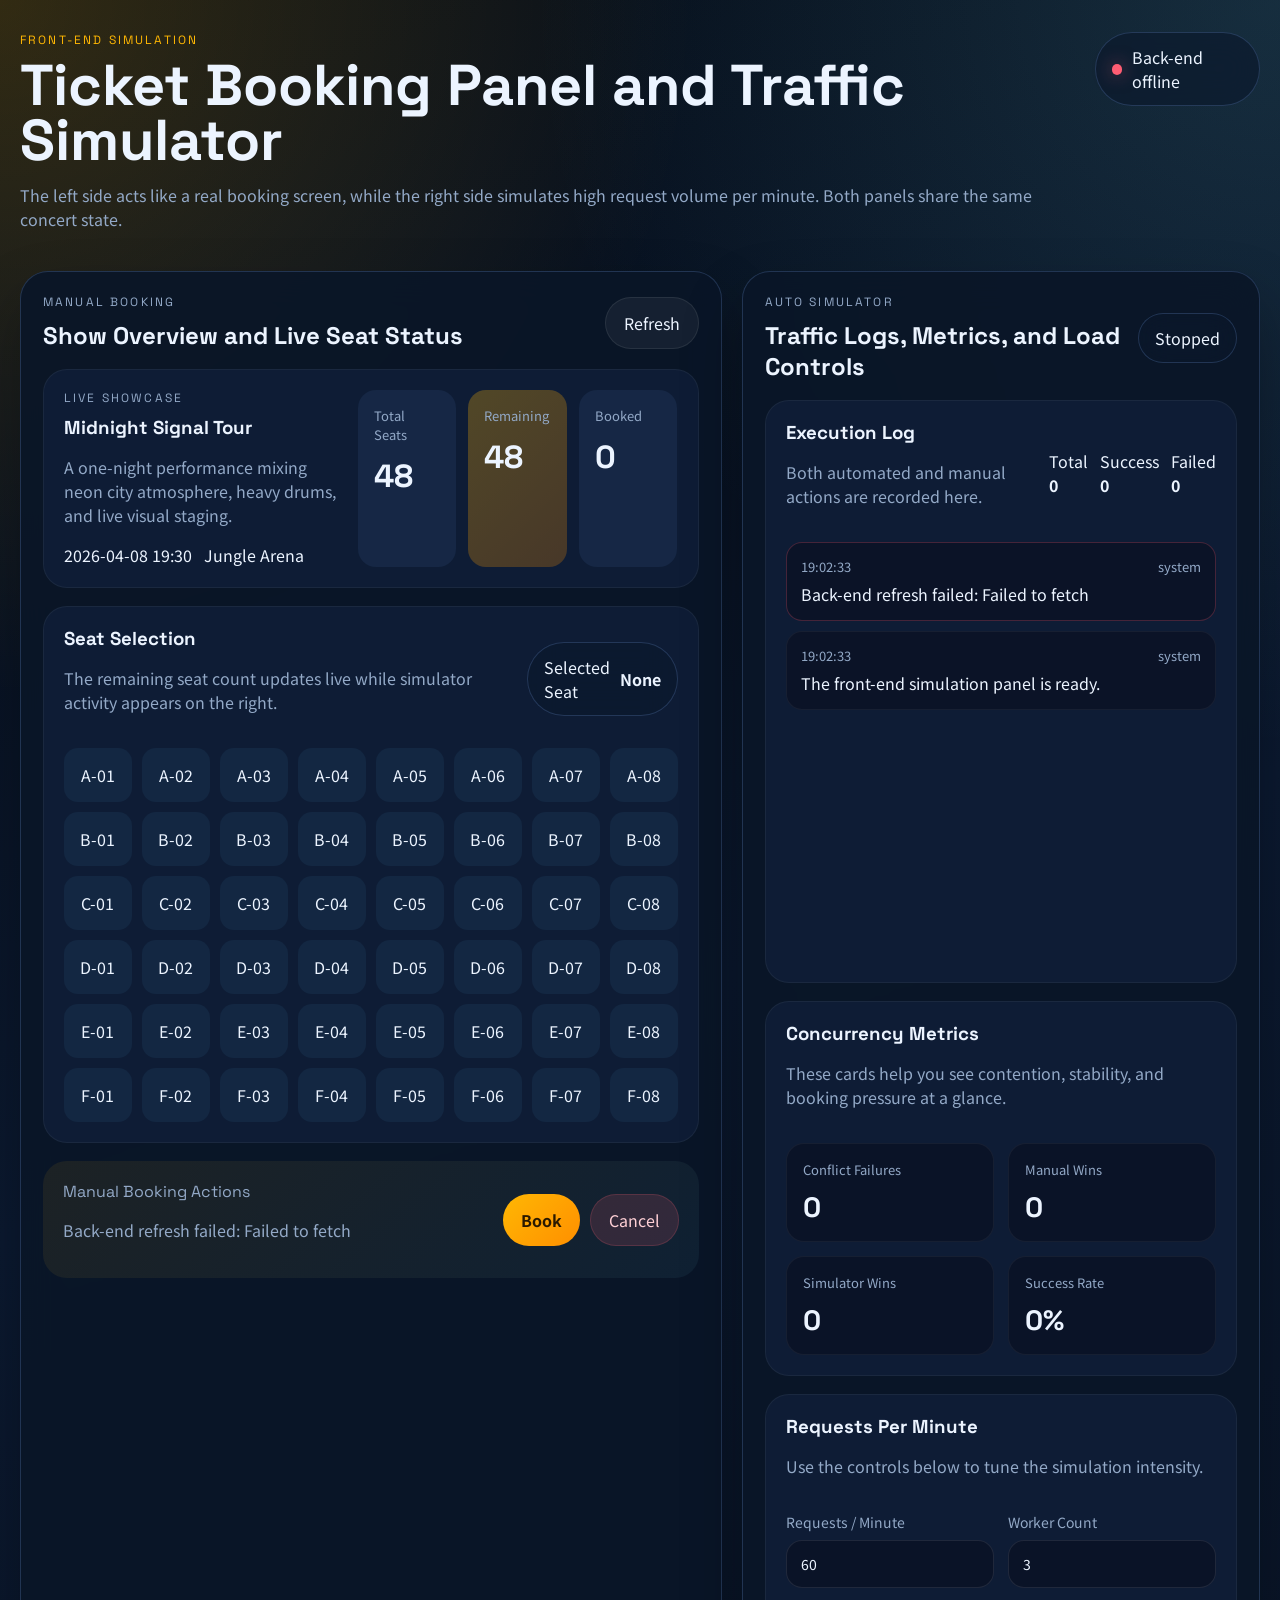
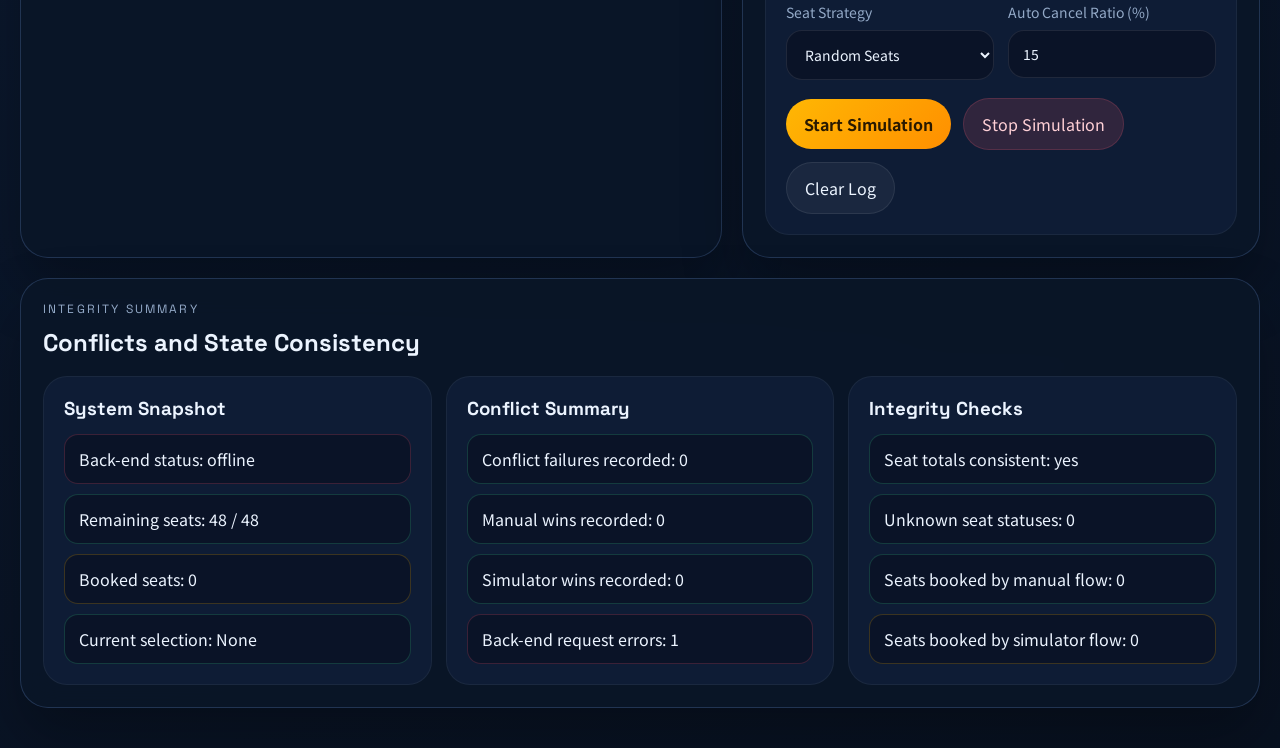
<file: front-end-simulation/index.html>
<!DOCTYPE html>
  <html lang="en">
<head>
  <meta charset="UTF-8">
  <meta name="viewport" content="width=device-width, initial-scale=1.0">
  <title>Ticket Burst Simulator</title>
  <link rel="preconnect" href="https://fonts.googleapis.com">
  <link rel="preconnect" href="https://fonts.gstatic.com" crossorigin>
  <link href="https://fonts.googleapis.com/css2?family=Space+Grotesk:wght@400;500;700&family=Noto+Sans+KR:wght@400;500;700&display=swap" rel="stylesheet">
  <link rel="stylesheet" href="./styles.css">
</head>
<body>
  <div class="app-shell">
    <header class="hero">
      <div>
        <p class="eyebrow">Front-End Simulation</p>
        <h1>Ticket Booking Panel and Traffic Simulator</h1>
        <p class="hero-copy">The left side acts like a real booking screen, while the right side simulates high request volume per minute. Both panels share the same concert state.</p>
      </div>
      <div class="hero-status">
        <span class="status-dot"></span>
        <span id="serverStatusText">Back-end waiting</span>
      </div>
    </header>

    <main class="dashboard-grid">
      <section class="panel booking-panel">
        <div class="panel-header">
          <div>
            <p class="panel-kicker">Manual Booking</p>
            <h2>Show Overview and Live Seat Status</h2>
          </div>
          <button id="refreshButton" class="ghost-button">Refresh</button>
        </div>

        <article class="showcase-card">
          <div class="showcase-copy">
            <p class="show-tag">Live Showcase</p>
            <h3 id="showTitle">Midnight Signal Tour</h3>
            <p id="showDescription">A one-night show built around neon city visuals and live band energy.</p>
            <div class="show-meta">
              <span id="showDate">2026-04-08 19:30</span>
              <span id="showVenue">Jungle Arena</span>
            </div>
          </div>
          <div class="seat-summary">
            <div class="metric-block">
              <span class="metric-label">Total Seats</span>
              <strong id="totalSeatsMetric">0</strong>
            </div>
            <div class="metric-block emphasis">
              <span class="metric-label">Remaining</span>
              <strong id="remainingSeatsMetric">0</strong>
            </div>
            <div class="metric-block">
              <span class="metric-label">Booked</span>
              <strong id="bookedSeatsMetric">0</strong>
            </div>
          </div>
        </article>

        <section class="seat-map-card">
          <div class="subhead">
            <div>
              <h3>Seat Selection</h3>
              <p>The remaining seat count updates live while simulator activity appears on the right.</p>
            </div>
            <div class="selection-pill">
              Selected Seat
              <strong id="selectedSeatLabel">None</strong>
            </div>
          </div>
          <div id="seatMap" class="seat-map" aria-live="polite"></div>
        </section>

        <section class="manual-actions">
          <div class="manual-status">
            <p class="action-title">Manual Booking Actions</p>
            <p id="bookingFeedback">Choose a seat, then book it or cancel it.</p>
          </div>
          <div class="action-buttons">
            <button id="bookButton" class="primary-button">Book</button>
            <button id="cancelButton" class="secondary-button">Cancel</button>
          </div>
        </section>
      </section>

      <section class="panel simulation-panel">
        <div class="panel-header">
          <div>
            <p class="panel-kicker">Auto Simulator</p>
            <h2>Traffic Logs, Metrics, and Load Controls</h2>
          </div>
          <div class="sim-pill" id="simStatusPill">Stopped</div>
        </div>

        <section class="log-card">
          <div class="subhead">
            <div>
              <h3>Execution Log</h3>
              <p>Both automated and manual actions are recorded here.</p>
            </div>
            <div class="stats-inline">
              <span>Total <strong id="totalRequestsMetric">0</strong></span>
              <span>Success <strong id="successRequestsMetric">0</strong></span>
              <span>Failed <strong id="failedRequestsMetric">0</strong></span>
            </div>
          </div>
          <div id="logStream" class="log-stream"></div>
        </section>

        <section class="stats-card">
          <div class="subhead">
            <div>
              <h3>Concurrency Metrics</h3>
              <p>These cards help you see contention, stability, and booking pressure at a glance.</p>
            </div>
          </div>
          <div class="metric-grid">
            <article class="mini-metric">
              <span class="mini-label">Conflict Failures</span>
              <strong id="conflictMetric">0</strong>
            </article>
            <article class="mini-metric">
              <span class="mini-label">Manual Wins</span>
              <strong id="manualWinsMetric">0</strong>
            </article>
            <article class="mini-metric">
              <span class="mini-label">Simulator Wins</span>
              <strong id="simWinsMetric">0</strong>
            </article>
            <article class="mini-metric">
              <span class="mini-label">Success Rate</span>
              <strong id="successRateMetric">0%</strong>
            </article>
          </div>
        </section>

        <section class="sim-controls">
          <div class="subhead">
            <div>
              <h3>Requests Per Minute</h3>
              <p>Use the controls below to tune the simulation intensity.</p>
            </div>
          </div>

          <div class="control-grid">
            <label class="control-block">
              <span>Requests / Minute</span>
              <input id="rpmInput" type="number" min="1" max="1200" step="1" value="60">
            </label>
            <label class="control-block">
              <span>Worker Count</span>
              <input id="workerInput" type="number" min="1" max="20" step="1" value="3">
            </label>
            <label class="control-block">
              <span>Seat Strategy</span>
              <select id="strategySelect">
                <option value="random">Random Seats</option>
                <option value="front">Front Seats First</option>
                <option value="back">Back Seats First</option>
              </select>
            </label>
            <label class="control-block">
              <span>Auto Cancel Ratio (%)</span>
              <input id="cancelRatioInput" type="number" min="0" max="100" step="5" value="15">
            </label>
          </div>

          <div class="sim-buttons">
            <button id="startSimulationButton" class="primary-button">Start Simulation</button>
            <button id="stopSimulationButton" class="secondary-button">Stop Simulation</button>
            <button id="clearLogButton" class="ghost-button">Clear Log</button>
          </div>
        </section>
      </section>
    </main>

    <section class="panel summary-panel">
      <div class="panel-header">
        <div>
          <p class="panel-kicker">Integrity Summary</p>
          <h2>Conflicts and State Consistency</h2>
        </div>
      </div>
      <div class="summary-grid">
        <article class="summary-card">
          <h3>System Snapshot</h3>
          <ul id="snapshotSummary" class="summary-list"></ul>
        </article>
        <article class="summary-card">
          <h3>Conflict Summary</h3>
          <ul id="conflictSummary" class="summary-list"></ul>
        </article>
        <article class="summary-card">
          <h3>Integrity Checks</h3>
          <ul id="integritySummary" class="summary-list"></ul>
        </article>
      </div>
    </section>
  </div>

  <script src="./app.js"></script>
</body>
</html>
</file>
<file: front-end-simulation/styles.css>
:root {
  --bg: #07111f;
  --panel: rgba(10, 22, 40, 0.92);
  --panel-alt: rgba(15, 30, 55, 0.96);
  --card: rgba(24, 42, 73, 0.82);
  --stroke: rgba(128, 173, 255, 0.2);
  --text: #ecf4ff;
  --muted: #93a9c7;
  --accent: #ffb703;
  --accent-deep: #ff8f00;
  --success: #3ddc97;
  --danger: #ff5d73;
  --info: #72ddf7;
  --seat-open: #132742;
  --seat-selected: #ffb703;
  --seat-booked: #ff5d73;
  --seat-held: #72ddf7;
  --shadow: 0 30px 60px rgba(0, 0, 0, 0.28);
}

* {
  box-sizing: border-box;
}

body {
  margin: 0;
  min-height: 100vh;
  font-family: "Noto Sans KR", sans-serif;
  color: var(--text);
  background:
    radial-gradient(circle at top left, rgba(255, 183, 3, 0.18), transparent 26%),
    radial-gradient(circle at top right, rgba(114, 221, 247, 0.14), transparent 28%),
    linear-gradient(160deg, #050c16 0%, #0b1930 44%, #081120 100%);
}

button,
input,
select {
  font: inherit;
}

.app-shell {
  width: min(1460px, calc(100% - 40px));
  margin: 0 auto;
  padding: 32px 0 40px;
}

.hero {
  display: flex;
  justify-content: space-between;
  gap: 20px;
  align-items: flex-start;
  margin-bottom: 24px;
}

.eyebrow,
.panel-kicker,
.show-tag {
  margin: 0 0 10px;
  text-transform: uppercase;
  letter-spacing: 0.18em;
  font-family: "Space Grotesk", sans-serif;
  font-size: 12px;
  color: var(--accent);
}

.hero h1,
.panel-header h2,
.subhead h3,
.showcase-copy h3 {
  margin: 0;
  font-family: "Space Grotesk", sans-serif;
}

.hero h1 {
  font-size: clamp(2rem, 5vw, 3.6rem);
  line-height: 0.95;
}

.hero-copy,
.subhead p,
.showcase-copy p,
.manual-status p,
.panel-header p {
  color: var(--muted);
}

.hero-status,
.sim-pill,
.selection-pill {
  display: inline-flex;
  align-items: center;
  gap: 10px;
  padding: 12px 16px;
  border: 1px solid var(--stroke);
  border-radius: 999px;
  background: rgba(12, 25, 45, 0.66);
  backdrop-filter: blur(16px);
}

.status-dot {
  width: 11px;
  height: 11px;
  border-radius: 999px;
  background: var(--danger);
  box-shadow: 0 0 18px rgba(255, 93, 115, 0.55);
}

.hero-status.online .status-dot {
  background: var(--success);
  box-shadow: 0 0 18px rgba(61, 220, 151, 0.55);
}

.dashboard-grid {
  display: grid;
  grid-template-columns: 1.15fr 0.85fr;
  gap: 20px;
}

.panel {
  padding: 22px;
  border: 1px solid var(--stroke);
  border-radius: 28px;
  background: var(--panel);
  box-shadow: var(--shadow);
  backdrop-filter: blur(18px);
}

.panel-header,
.subhead,
.manual-actions,
.sim-buttons,
.show-meta,
.stats-inline {
  display: flex;
  align-items: center;
  justify-content: space-between;
  gap: 12px;
}

.showcase-card,
.seat-map-card,
.log-card,
.stats-card,
.sim-controls,
.summary-card {
  margin-top: 18px;
  padding: 20px;
  border-radius: 24px;
  background: var(--panel-alt);
  border: 1px solid rgba(255, 255, 255, 0.05);
}

.showcase-card {
  display: grid;
  grid-template-columns: minmax(0, 1.1fr) 320px;
  gap: 18px;
}

.show-meta {
  justify-content: flex-start;
  flex-wrap: wrap;
  color: var(--text);
}

.seat-summary {
  display: grid;
  grid-template-columns: repeat(3, 1fr);
  gap: 12px;
}

.metric-block {
  padding: 16px;
  border-radius: 18px;
  background: var(--card);
}

.metric-block.emphasis {
  background: linear-gradient(135deg, rgba(255, 183, 3, 0.28), rgba(255, 143, 0, 0.24));
}

.metric-label {
  display: block;
  color: var(--muted);
  font-size: 13px;
  margin-bottom: 12px;
}

.metric-block strong {
  font-family: "Space Grotesk", sans-serif;
  font-size: 2rem;
}

.seat-map {
  margin-top: 18px;
  display: grid;
  grid-template-columns: repeat(8, minmax(0, 1fr));
  gap: 10px;
}

.seat {
  border: 1px solid transparent;
  border-radius: 14px;
  background: var(--seat-open);
  color: var(--text);
  padding: 14px 8px;
  cursor: pointer;
  transition: transform 180ms ease, border-color 180ms ease, background 180ms ease;
}

.seat:hover {
  transform: translateY(-2px);
  border-color: rgba(255, 255, 255, 0.18);
}

.seat.selected {
  background: var(--seat-selected);
  color: #231700;
}

.seat.booked {
  background: rgba(255, 93, 115, 0.22);
  color: #ffc7d0;
}

.seat.held {
  background: rgba(114, 221, 247, 0.18);
  color: #b8f4ff;
}

.seat.booked,
.seat.held {
  cursor: not-allowed;
}

.manual-actions {
  margin-top: 18px;
  padding: 20px;
  border-radius: 24px;
  background: linear-gradient(140deg, rgba(255, 183, 3, 0.08), rgba(114, 221, 247, 0.06));
}

.action-title {
  margin: 0 0 6px;
  font-family: "Space Grotesk", sans-serif;
  color: var(--text);
}

.action-buttons {
  display: flex;
  gap: 10px;
  flex-wrap: wrap;
}

.primary-button,
.secondary-button,
.ghost-button {
  border: none;
  border-radius: 999px;
  padding: 13px 18px;
  cursor: pointer;
  transition: transform 180ms ease, opacity 180ms ease, background 180ms ease;
}

.primary-button:hover,
.secondary-button:hover,
.ghost-button:hover {
  transform: translateY(-1px);
}

.primary-button {
  background: linear-gradient(135deg, var(--accent), var(--accent-deep));
  color: #291900;
  font-weight: 700;
}

.secondary-button {
  background: rgba(255, 93, 115, 0.14);
  color: #ffd0d6;
  border: 1px solid rgba(255, 93, 115, 0.18);
}

.ghost-button {
  background: rgba(255, 255, 255, 0.05);
  color: var(--text);
  border: 1px solid rgba(255, 255, 255, 0.08);
}

.log-stream {
  margin-top: 18px;
  min-height: 420px;
  max-height: 420px;
  overflow: auto;
  display: flex;
  flex-direction: column;
  gap: 10px;
}

.log-item {
  padding: 14px;
  border-radius: 16px;
  background: rgba(11, 19, 39, 0.92);
  border: 1px solid rgba(255, 255, 255, 0.05);
}

.log-item.success {
  border-color: rgba(61, 220, 151, 0.26);
}

.log-item.fail {
  border-color: rgba(255, 93, 115, 0.24);
}

.log-meta {
  display: flex;
  justify-content: space-between;
  gap: 10px;
  font-size: 13px;
  color: var(--muted);
}

.log-message {
  margin-top: 6px;
  line-height: 1.5;
}

.control-grid {
  display: grid;
  grid-template-columns: repeat(2, minmax(0, 1fr));
  gap: 14px;
  margin-top: 18px;
}

.control-block {
  display: flex;
  flex-direction: column;
  gap: 8px;
  color: var(--muted);
  font-size: 14px;
}

.control-block input,
.control-block select {
  width: 100%;
  padding: 13px 14px;
  border-radius: 16px;
  border: 1px solid rgba(255, 255, 255, 0.09);
  background: rgba(11, 19, 39, 0.95);
  color: var(--text);
}

.sim-buttons {
  margin-top: 18px;
  justify-content: flex-start;
  flex-wrap: wrap;
}

.metric-grid,
.summary-grid {
  display: grid;
  gap: 14px;
}

.metric-grid {
  margin-top: 18px;
  grid-template-columns: repeat(2, minmax(0, 1fr));
}

.mini-metric {
  padding: 16px;
  border-radius: 18px;
  background: rgba(11, 19, 39, 0.95);
  border: 1px solid rgba(255, 255, 255, 0.05);
}

.mini-label {
  display: block;
  color: var(--muted);
  font-size: 13px;
  margin-bottom: 10px;
}

.mini-metric strong {
  font-family: "Space Grotesk", sans-serif;
  font-size: 1.75rem;
}

.summary-panel {
  margin-top: 20px;
}

.summary-grid {
  grid-template-columns: repeat(3, minmax(0, 1fr));
}

.summary-card {
  margin-top: 18px;
}

.summary-card h3 {
  margin: 0 0 14px;
  font-family: "Space Grotesk", sans-serif;
}

.summary-list {
  list-style: none;
  margin: 0;
  padding: 0;
  display: flex;
  flex-direction: column;
  gap: 10px;
}

.summary-list li {
  padding: 12px 14px;
  border-radius: 14px;
  background: rgba(11, 19, 39, 0.95);
  color: var(--text);
  line-height: 1.5;
}

.summary-list li.good {
  border: 1px solid rgba(61, 220, 151, 0.2);
}

.summary-list li.warn {
  border: 1px solid rgba(255, 183, 3, 0.2);
}

.summary-list li.bad {
  border: 1px solid rgba(255, 93, 115, 0.2);
}

@media (max-width: 1180px) {
  .dashboard-grid {
    grid-template-columns: 1fr;
  }

  .showcase-card {
    grid-template-columns: 1fr;
  }

  .summary-grid {
    grid-template-columns: 1fr;
  }
}

@media (max-width: 760px) {
  .app-shell {
    width: min(100% - 20px, 100%);
    padding-top: 20px;
  }

  .hero,
  .panel-header,
  .subhead,
  .manual-actions {
    flex-direction: column;
    align-items: flex-start;
  }

  .seat-map {
    grid-template-columns: repeat(4, minmax(0, 1fr));
  }

  .seat-summary,
  .control-grid,
  .metric-grid {
    grid-template-columns: 1fr;
  }
}
</file>
